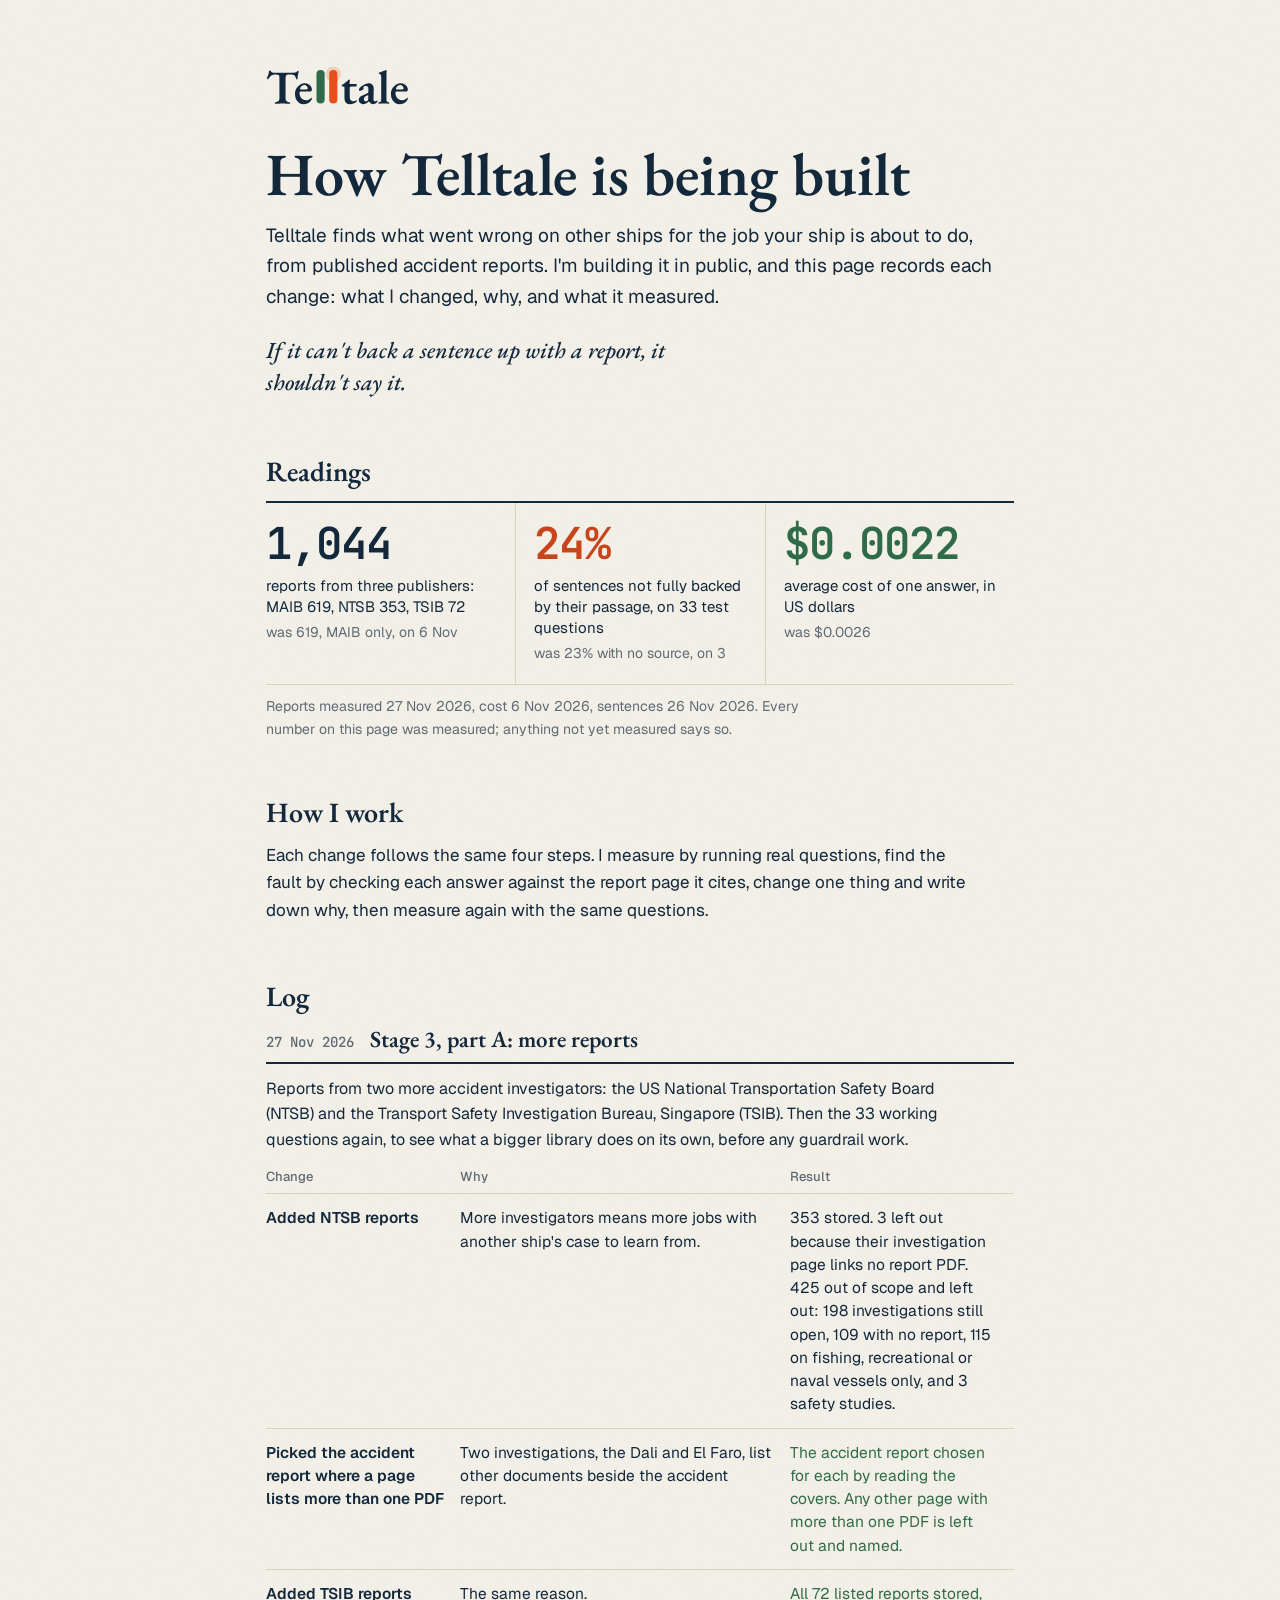
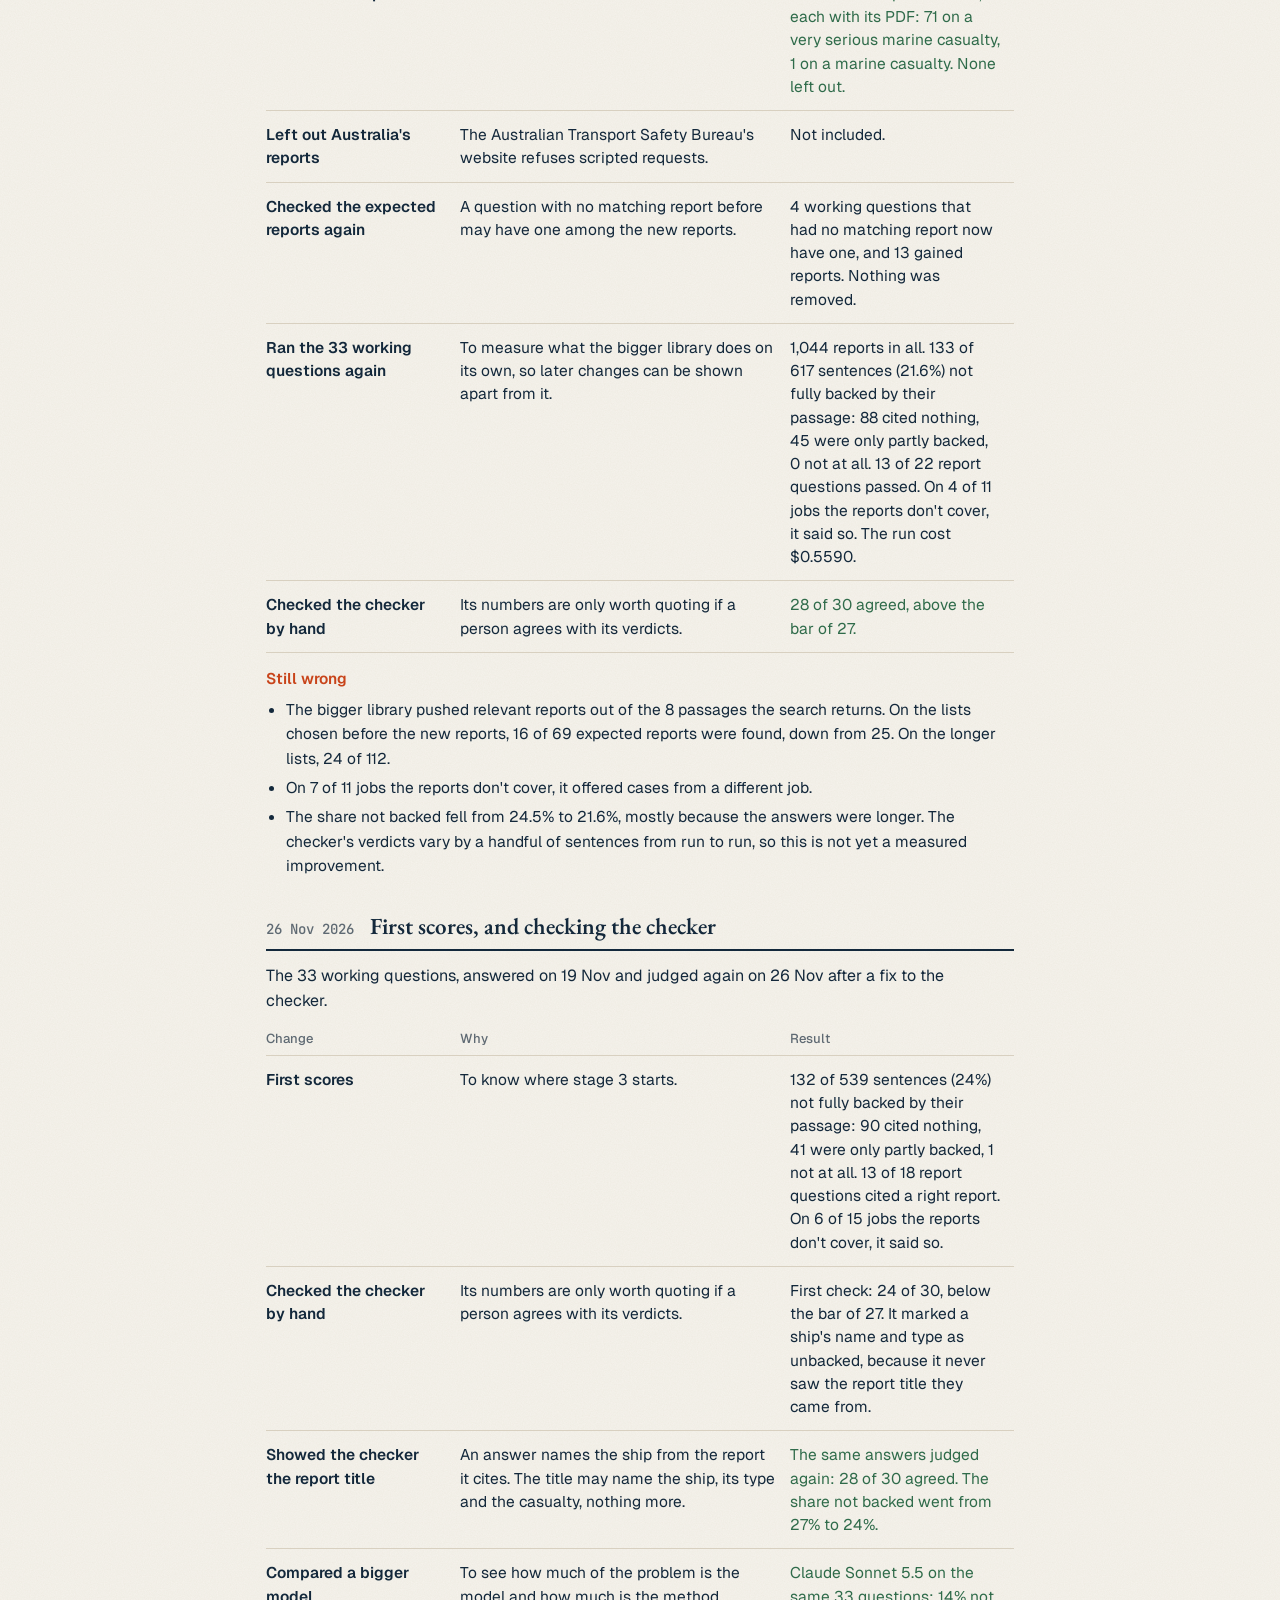
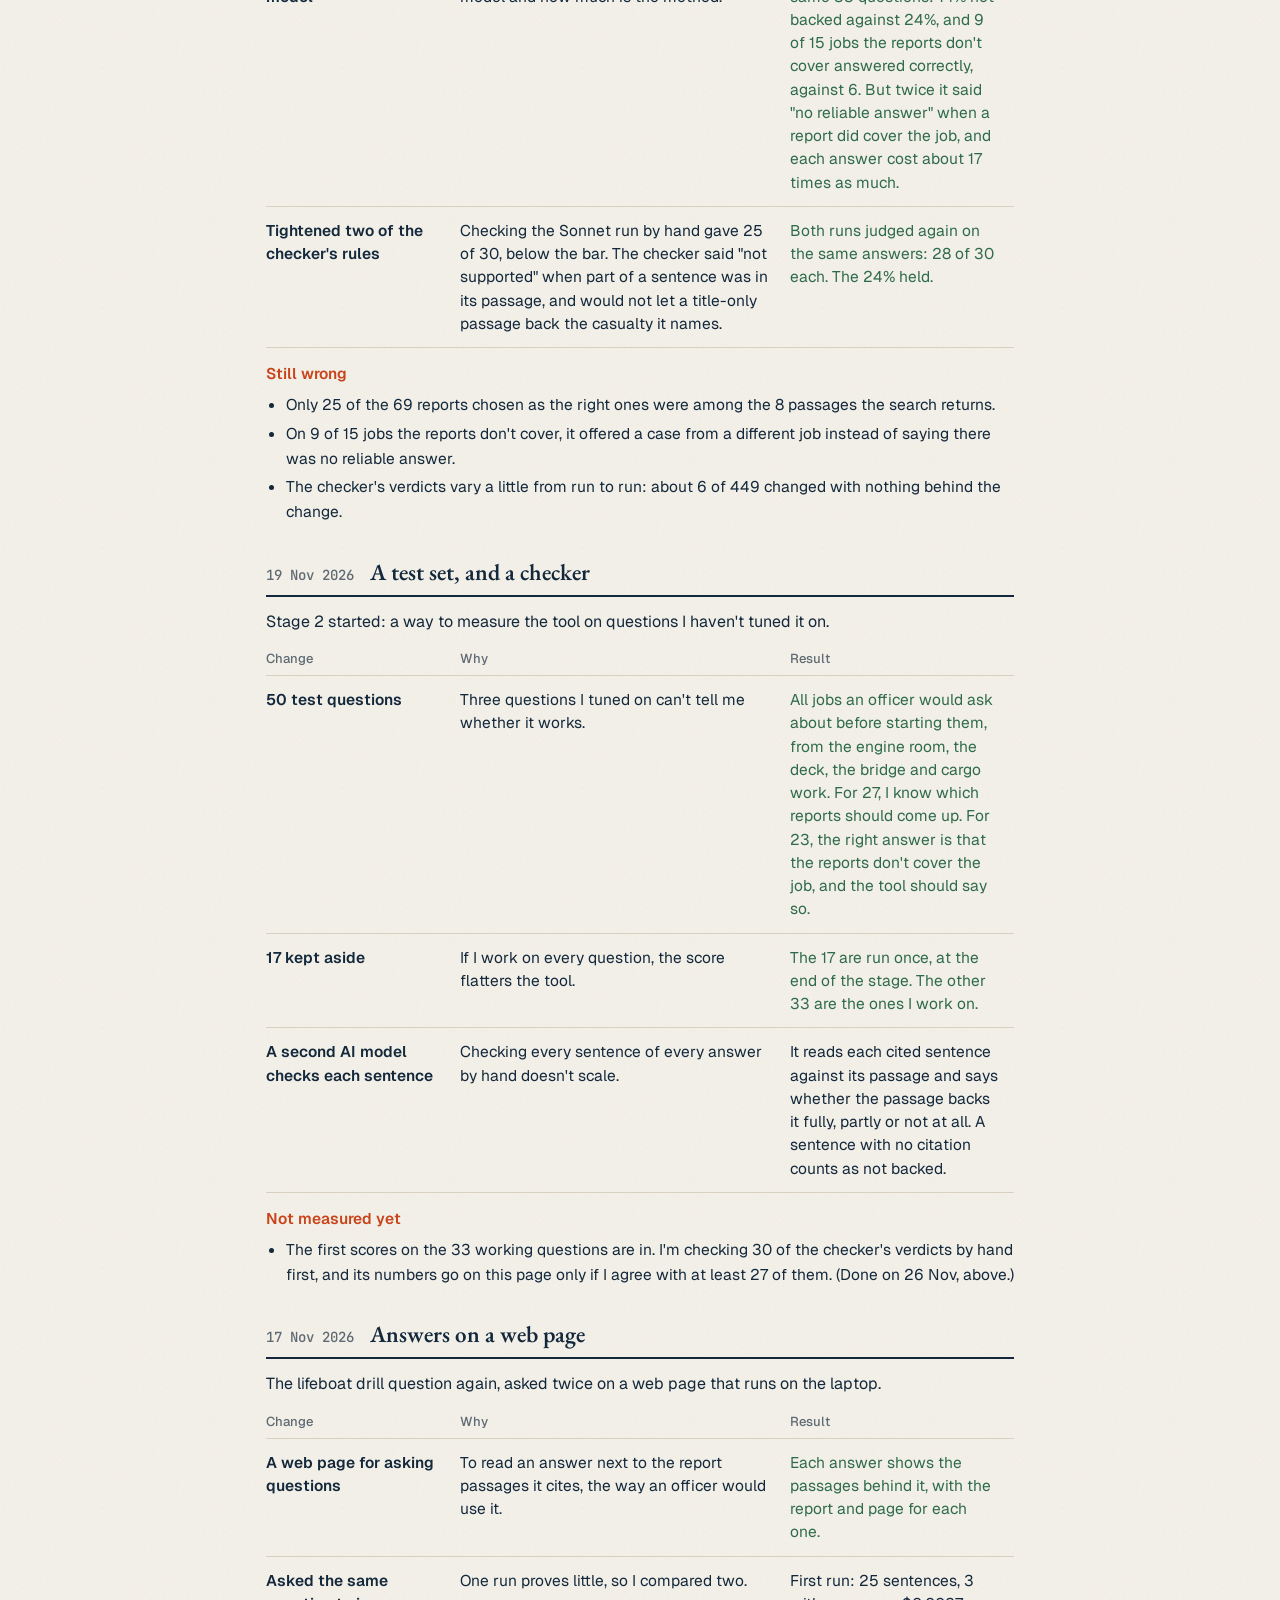
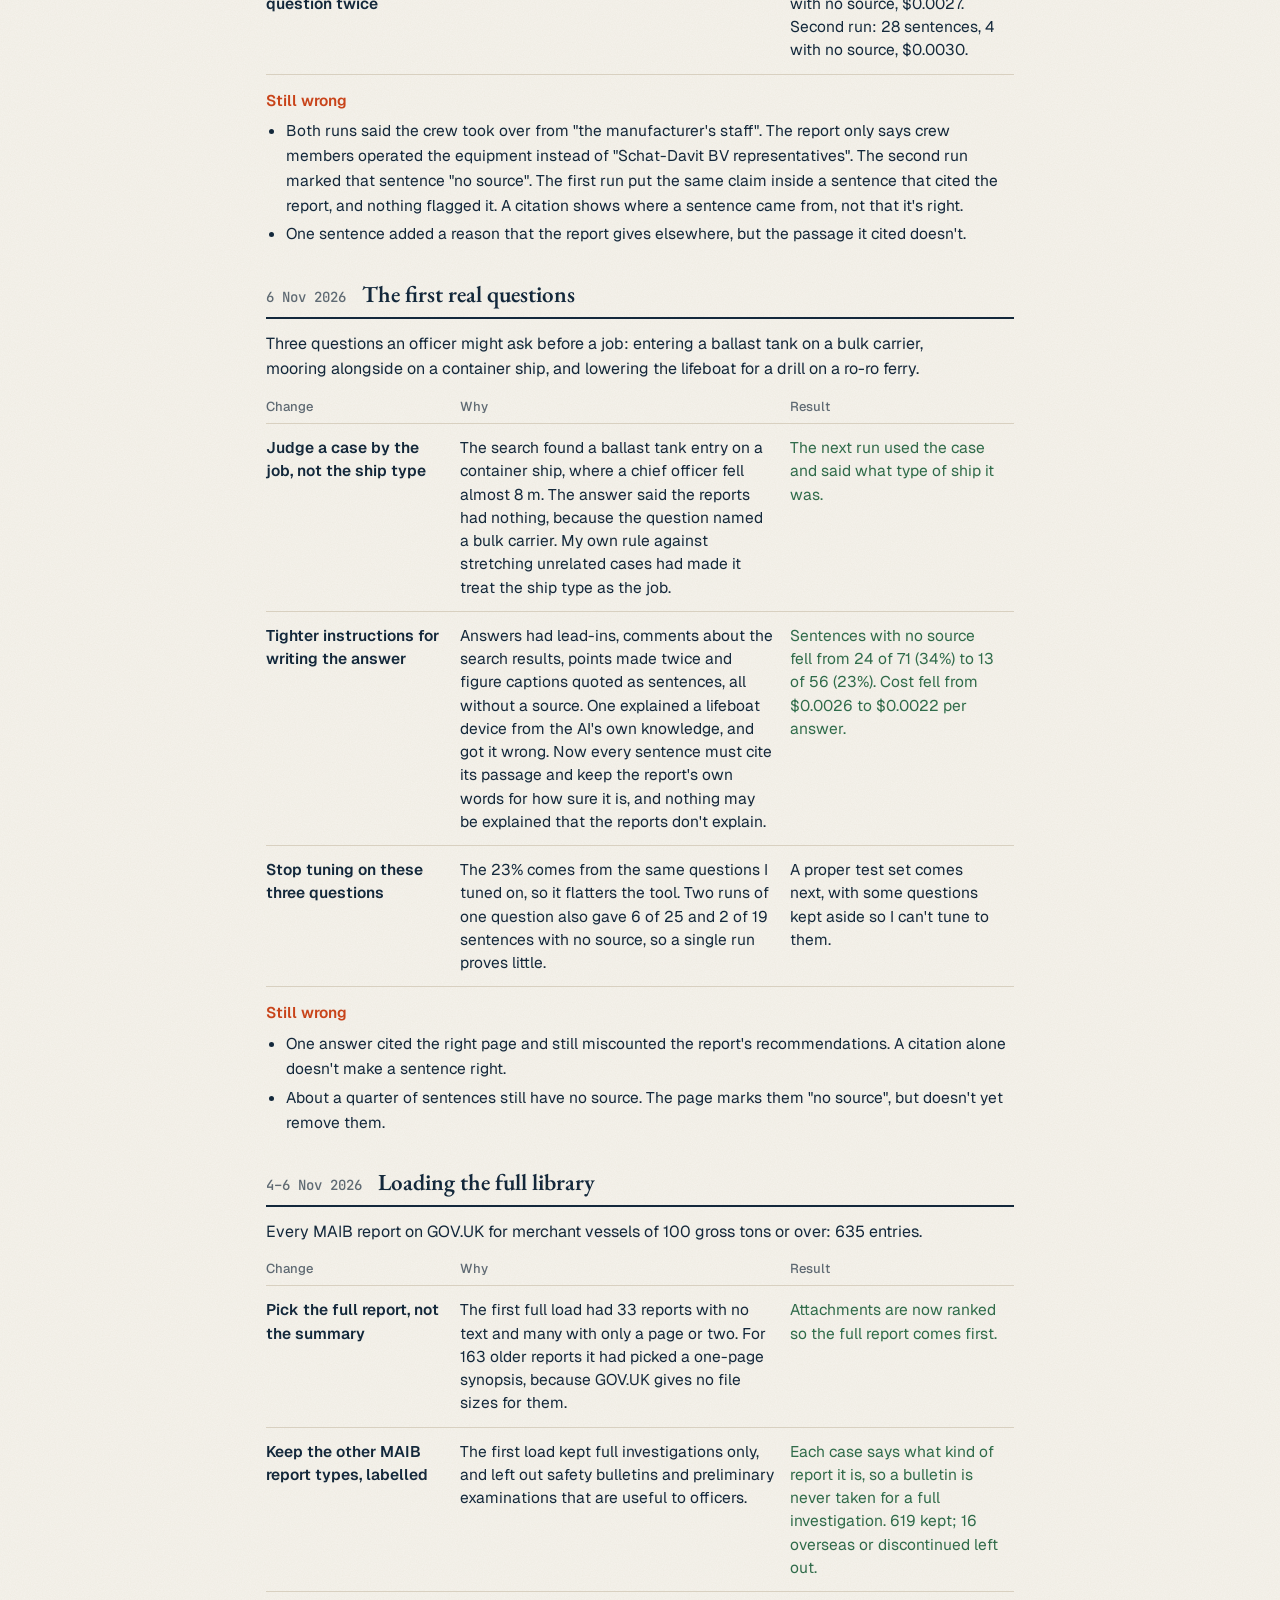
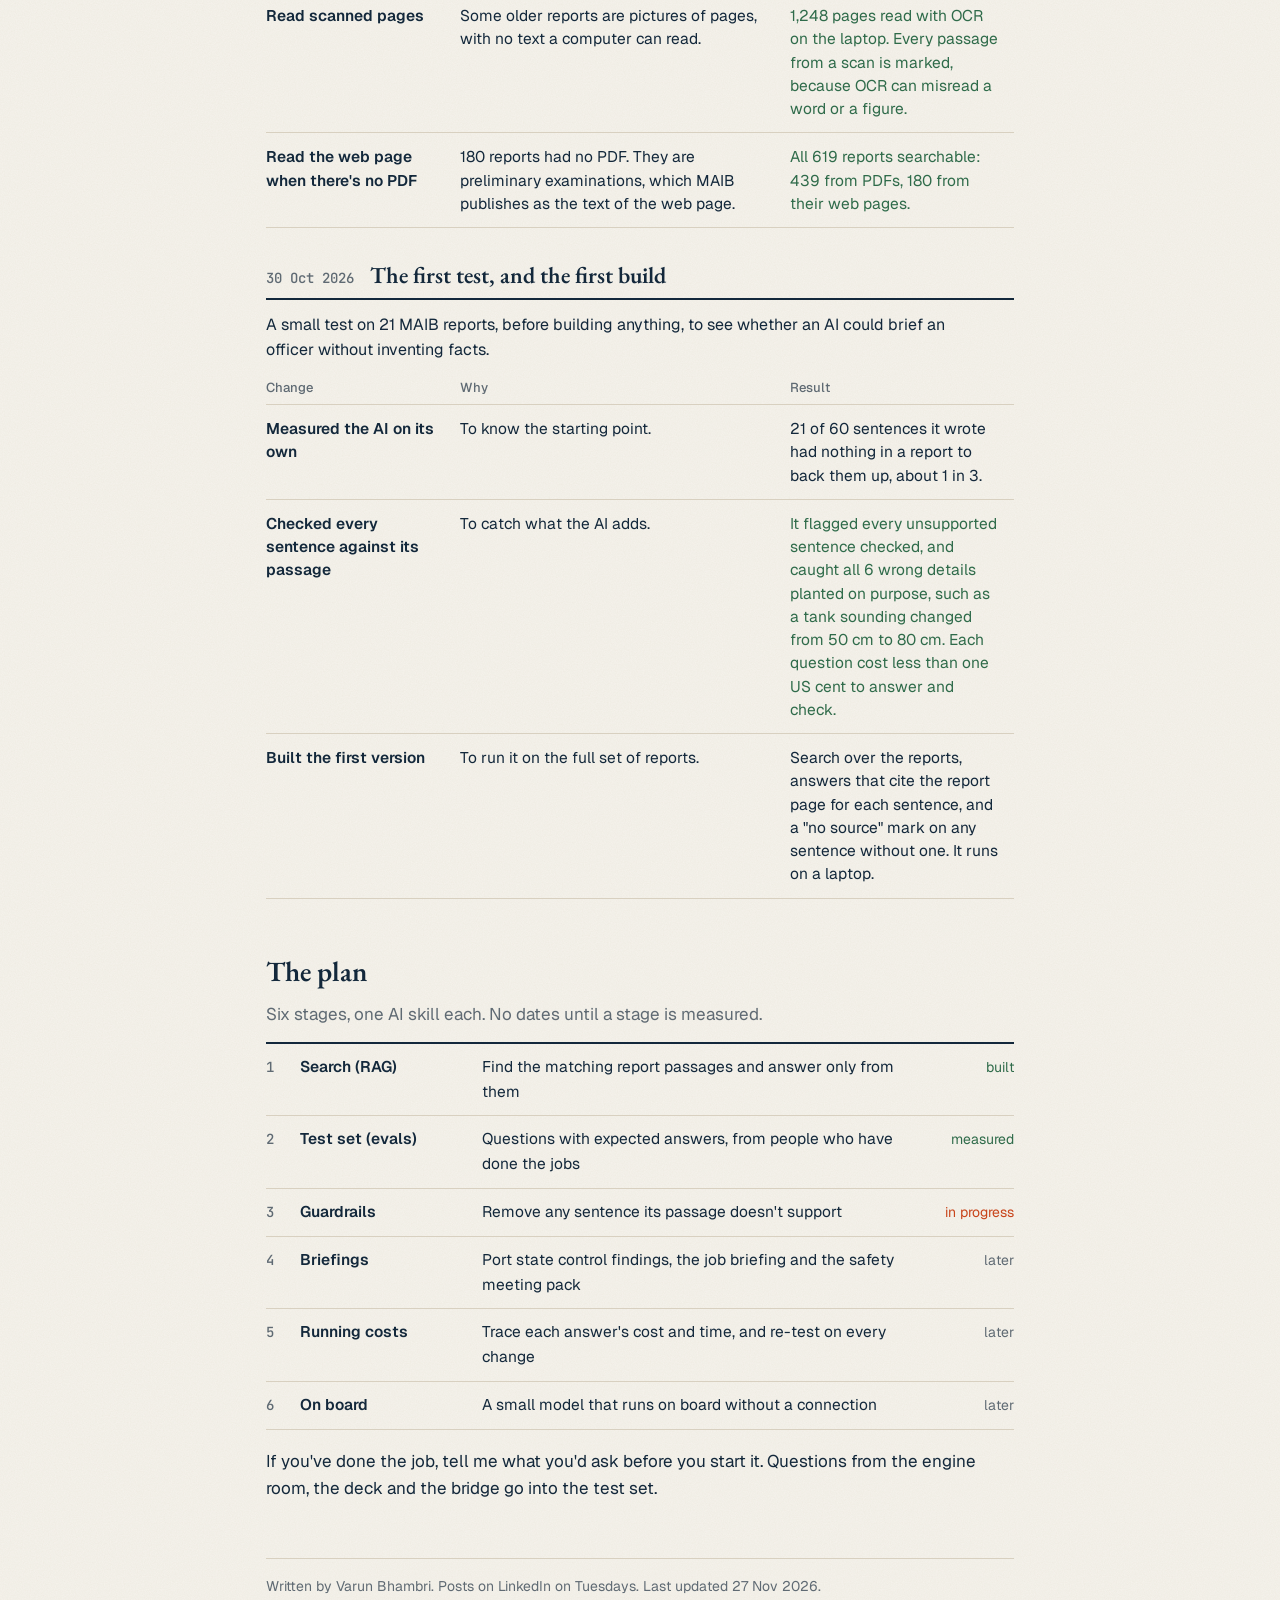
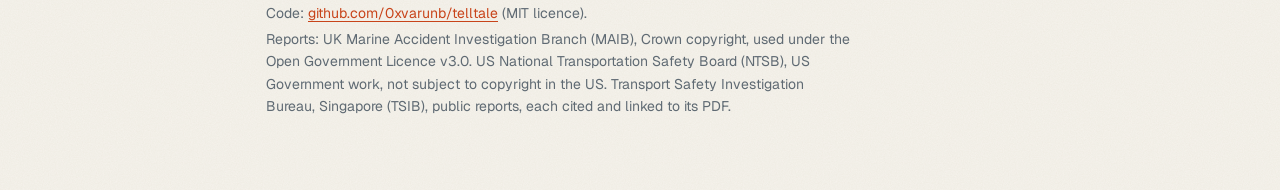
<file: site/index.html>
<!doctype html>
<html lang="en-GB">
<head>
<meta charset="utf-8">
<meta name="viewport" content="width=device-width, initial-scale=1">
<meta name="description" content="Every change made to Telltale, why it was made, and what it measured.">
<link rel="icon" href="/favicon.svg" type="image/svg+xml">
<title>Telltale Build Log</title>
<link rel="stylesheet" href="https://fonts.googleapis.com/css2?family=EB+Garamond:ital,wght@0,500;0,600;1,500&family=Geist:wght@400;500;600&family=JetBrains+Mono:wght@500&display=swap">
<style>
/* Layout: a printed log book on paper. One reading column; the log itself is a ruled table of dated rows (change, why, result), like a ship's deck log. Single light look by design. */
:root{
  --paper:#f6f3ec; --ink:#13283b; --muted:#5f6a73; --rule:#d8d0c0; --rule-strong:#13283b;
  --orange:#c8441a; --green:#2f6b4a;
  --display:'EB Garamond',Georgia,'Times New Roman',serif;
  --body:'Geist',system-ui,-apple-system,'Segoe UI',sans-serif;
  --mono:'JetBrains Mono',ui-monospace,'SFMono-Regular',Menlo,monospace;
  color-scheme:light;
}
*{box-sizing:border-box}
body{
  margin:0;color:var(--ink);font:400 17px/1.6 var(--body);
  background-color:var(--paper);
  background-image:url("data:image/svg+xml,%3Csvg xmlns='http://www.w3.org/2000/svg' width='240' height='240'%3E%3Cfilter id='n'%3E%3CfeTurbulence type='fractalNoise' baseFrequency='.85' numOctaves='3' stitchTiles='stitch'/%3E%3CfeColorMatrix values='0 0 0 0 0.35 0 0 0 0 0.30 0 0 0 0 0.22 0 0 0 0.09 0'/%3E%3C/filter%3E%3Crect width='240' height='240' filter='url(%23n)'/%3E%3C/svg%3E");
}
.wrap{max-width:780px;margin:0 auto;padding-block:56px 72px;padding-left:max(16px,env(safe-area-inset-left,0px));padding-right:max(16px,env(safe-area-inset-right,0px));display:flex;flex-direction:column;gap:56px}
a{color:var(--orange);text-underline-offset:3px}
a:focus-visible{outline:2px solid var(--orange);outline-offset:3px}
.logo{width:160px;height:auto;display:block;color:var(--ink);margin-left:-8px}
h1{font:600 clamp(40px,7vw,60px)/1.04 var(--display);margin:28px 0 0;text-wrap:balance}
h2{font:600 28px/1.15 var(--display);margin:0 0 14px;text-wrap:balance}
p{margin:0;max-width:65ch}
.lead{font-size:19px;margin-top:16px}
.rule{font:italic 500 23px/1.4 var(--display);margin-top:22px;max-width:40ch}
.muted{color:var(--muted)}
/* Readings: set as type in a ruled row */
.readings{display:grid;grid-template-columns:repeat(3,minmax(0,1fr));border-top:2px solid var(--rule-strong);border-bottom:1px solid var(--rule)}
.reading{padding:18px 18px 20px 0}
.reading+.reading{border-left:1px solid var(--rule);padding-left:18px}
.num{font:600 clamp(32px,6vw,44px)/1 var(--mono);letter-spacing:-.02em;font-variant-numeric:tabular-nums}
.num.o{color:var(--orange)}.num.g{color:var(--green)}
.what{font-size:15px;line-height:1.4;margin-top:10px}
.was{font-size:14px;color:var(--muted);margin-top:4px}
.caption{font-size:14px;color:var(--muted);margin-top:10px}
@media (max-width:560px){.readings{grid-template-columns:1fr}.reading+.reading{border-left:0;border-top:1px solid var(--rule);padding-left:0}}
/* The log */
.day{margin-top:34px}
.day:first-of-type{margin-top:6px}
.dayhead{display:flex;align-items:baseline;gap:16px;flex-wrap:wrap;border-bottom:2px solid var(--rule-strong);padding-bottom:8px}
.dayhead time{font:500 14px var(--mono);color:var(--muted);font-variant-numeric:tabular-nums;white-space:nowrap}
.dayhead h3{font:600 23px/1.2 var(--display);margin:0}
.intro{margin:12px 0 4px;font-size:16px}
table{width:100%;border-collapse:collapse;table-layout:fixed;margin-top:8px;font-size:15.5px;line-height:1.5}
thead th:nth-child(1){width:26%}thead th:nth-child(2){width:44%}thead th:nth-child(3){width:30%}
thead th{font:500 13px var(--body);color:var(--muted);text-align:left;padding:8px 14px 8px 0;border-bottom:1px solid var(--rule)}
tbody td{vertical-align:top;padding:12px 14px 12px 0;border-bottom:1px solid var(--rule)}
tbody td:first-child{font-weight:600}
td.res{color:var(--green)}
@media (max-width:640px){
  thead{position:absolute;width:1px;height:1px;overflow:hidden;clip:rect(0 0 0 0)}
  table,tbody,tr,td{display:block;width:100%}
  tbody tr{border-bottom:1px solid var(--rule);padding:10px 0}
  tbody td{border:0;padding:3px 0}
  tbody td:first-child{width:100%}
  tbody td[data-l]::before{content:attr(data-l) ": ";color:var(--muted);font-weight:500}
}
.wrong{margin-top:14px;font-size:15.5px}
.wrong b{color:var(--orange);font-weight:600}
.wrong ul{margin:6px 0 0;padding-left:20px}
.wrong li+li{margin-top:4px}
/* The plan */
ol.plan{margin:0;padding:0;list-style:none;border-top:2px solid var(--rule-strong)}
ol.plan li{display:grid;grid-template-columns:2ch 10.5rem minmax(0,1fr) 4.5rem;gap:14px;align-items:baseline;padding:11px 0;border-bottom:1px solid var(--rule);font-size:15.5px}
.plan .n{font:500 14px var(--mono);color:var(--muted)}
.plan .k{font-weight:600}
.plan .s{font-size:14px;color:var(--muted);text-align:right}
.plan .s.done{color:var(--green)}.plan .s.now{color:var(--orange)}
@media (max-width:600px){ol.plan li{grid-template-columns:2ch minmax(0,1fr) 4.5rem}.plan .d{grid-column:2/4;grid-row:2;color:var(--muted)}}
footer{border-top:1px solid var(--rule);padding-top:16px;color:var(--muted);font-size:14px;display:flex;flex-direction:column;gap:4px}
</style>
</head>
<body>
<div class="wrap">
<header>
<svg class="logo" xmlns="http://www.w3.org/2000/svg" viewBox="-21.2 21.9 431.0 158.1" role="img" aria-label="Telltale">
<title>Telltale</title>
<path d="M26.752 150.512Q25.472 150.512 24.512 150.06400000000002Q23.552 149.616 23.552 148.848Q23.552 147.824 24.448 147.18400000000003Q25.344 146.544 27.008 146.288Q31.872 145.264 34.176 143.40800000000002Q36.480000000000004 141.552 36.480000000000004 137.328V85.488Q36.480000000000004 80.24 36.224000000000004 77.55199999999999Q35.968 74.864 35.52 73.904Q35.072 72.944 34.176 72.816Q32.896 72.304 30.976 72.176Q29.056 72.048 27.264 72.048H23.296Q19.584 72.048 16.128 73.77600000000001Q12.672 75.504 10.752 78.448Q10.24 79.216 9.152000000000001 80.624Q8.064 82.032 6.848 83.184Q5.632 84.336 4.352 84.336Q3.456 84.336 3.136 83.696Q2.816 83.056 2.816 82.288Q2.816 80.752 3.584 79.216Q5.76 74.864 6.848 71.6Q7.936 68.336 8.32 63.855999999999995Q8.576 61.93599999999999 9.408000000000001 61.35999999999999Q10.24 60.78399999999999 11.136000000000001 60.78399999999999Q11.904 60.78399999999999 12.992 62.38399999999999Q14.08 63.983999999999995 14.976 65.008Q16.128 66.16 19.072000000000003 66.73599999999999Q22.016000000000002 67.312 24.064 67.312L71.296 67.184Q74.88 67.184 77.312 66.608Q79.744 66.032 81.152 65.392Q83.072 64.24 84.224 63.023999999999994Q85.376 61.80799999999999 86.912 61.80799999999999Q87.552 61.80799999999999 87.87200000000001 62.51199999999999Q88.19200000000001 63.215999999999994 88.19200000000001 64.24Q88.19200000000001 64.88 88.06400000000001 65.71199999999999Q87.936 66.544 87.808 67.184Q87.296 69.616 86.784 71.47200000000001Q86.272 73.328 85.952 74.928Q85.632 76.52799999999999 85.632 78.576V80.752Q85.632 82.544 85.12 83.824Q84.608 85.104 83.456 85.104Q82.432 85.104 81.72800000000001 83.888Q81.024 82.672 80.256 80.112Q79.104 76.016 76.416 74.03200000000001Q73.72800000000001 72.048 67.968 72.048H59.264Q56.832 72.048 55.488 72.944Q54.144 73.84 53.568 76.848Q52.992000000000004 79.856 52.992000000000004 86.128V137.2Q52.992000000000004 141.296 55.29600000000001 143.152Q57.6 145.008 62.592 146.288Q64.128 146.672 65.024 147.184Q65.92 147.696 65.92 148.72Q65.92 149.616 65.088 150.0Q64.256 150.384 62.976 150.384Q59.904 150.384 56.832 150.25599999999997Q53.76 150.128 50.751999999999995 150.0Q47.744 149.872 44.928000000000004 149.872Q42.112 149.872 39.104 150.0Q36.096000000000004 150.128 32.96 150.32Q29.824 150.512 26.752 150.512ZM102.27199999999999 151.792Q95.232 151.792 89.856 148.208Q84.47999999999999 144.624 81.40799999999999 138.288Q78.336 131.952 78.336 123.888Q78.336 116.08 81.984 109.616Q85.63199999999999 103.152 91.77599999999998 99.31200000000001Q97.91999999999999 95.47200000000001 105.216 95.47200000000001Q110.592 95.47200000000001 114.816 97.712Q119.03999999999999 99.952 121.536 103.856Q124.032 107.75999999999999 124.032 112.624Q124.032 117.232 120.064 117.232H94.08Q92.288 117.232 91.45599999999999 118.19200000000001Q90.624 119.152 90.624 121.712Q90.624 127.088 92.99199999999999 131.44Q95.36 135.792 99.328 138.352Q103.29599999999999 140.912 108.416 140.912Q112.12799999999999 140.912 115.264 139.44Q118.4 137.968 121.216 135.408Q121.728 135.024 122.112 134.704Q122.496 134.38400000000001 122.88 134.38400000000001Q124.16 134.38400000000001 124.16 135.92Q124.16 137.712 122.624 140.272Q121.088 143.216 118.208 145.904Q115.328 148.592 111.232 150.192Q107.136 151.792 102.27199999999999 151.792ZM94.08 112.24000000000001H103.16799999999999Q106.496 112.24000000000001 108.16 112.11200000000001Q109.824 111.98400000000001 111.36 111.6Q112.0 111.47200000000001 112.256 110.512Q112.512 109.55199999999999 112.512 108.27199999999999Q112.512 104.816 109.888 102.44800000000001Q107.264 100.08 103.42399999999999 100.08Q100.73599999999999 100.08 98.17599999999999 101.68Q95.616 103.28 93.952 105.712Q92.288 108.144 92.416 110.70400000000001Q92.416 112.24000000000001 94.08 112.24000000000001Z" fill="currentColor"/>
<path d="M227.328 151.792Q219.648 151.792 215.68 147.696Q211.712 143.6 211.712 135.792V106.22399999999999Q211.712 105.19999999999999 210.88 104.68799999999999Q210.048 104.176 207.61599999999999 104.048H206.208Q205.44 104.048 204.928 102.832Q204.416 101.616 204.416 100.464Q204.416 100.208 204.608 99.75999999999999Q204.79999999999998 99.312 205.184 99.184Q208.128 97.904 211.2 95.664Q214.272 93.424 216.95999999999998 91.056Q219.648 88.68799999999999 221.44 87.024Q222.33599999999998 86.384 222.91199999999998 85.872Q223.488 85.36 224.256 85.36Q225.28 85.36 225.856 85.80799999999999Q226.432 86.256 226.176 87.536L225.408 94.576Q225.28 96.112 226.112 96.624Q226.944 97.136 228.48 97.136H243.584Q243.968 97.136 244.35199999999998 98.032Q244.736 98.928 244.736 99.824Q244.736 101.488 244.288 102.896Q243.84 104.304 243.2 104.304H231.04Q228.096 104.304 227.00799999999998 104.944Q225.92 105.584 225.92 107.632V132.208Q225.92 137.84 228.096 140.72Q230.272 143.6 234.24 143.6Q237.82399999999998 143.6 239.68 142.95999999999998Q241.536 142.32 243.072 141.424Q243.456 141.168 243.712 141.168Q244.352 141.168 244.672 141.936Q244.992 142.704 244.992 143.6Q244.992 144.24 242.49599999999998 146.288Q240.0 148.336 235.968 150.06400000000002Q231.93599999999998 151.792 227.328 151.792ZM262.01599999999996 151.792Q258.944 151.792 256.192 150.128Q253.44 148.464 251.776 145.776Q250.112 143.088 250.112 140.272Q250.112 135.92 252.672 133.168Q255.232 130.416 260.352 128.24L272.256 123.12Q274.816 122.096 275.392 121.2Q275.968 120.304 275.968 117.872L276.224 110.32Q276.352 106.73599999999999 274.75199999999995 104.56Q273.152 102.384 269.952 102.384Q268.288 102.384 266.496 103.024Q264.704 103.664 263.68 104.688Q263.168 105.19999999999999 262.976 106.032Q262.784 106.864 262.784 107.632Q262.784 108.27199999999999 262.84799999999996 109.232Q262.912 110.19200000000001 262.912 110.96000000000001Q262.912 111.72800000000001 260.99199999999996 112.88Q259.072 114.032 256.64 114.928Q254.208 115.824 252.54399999999998 115.824Q251.648 115.824 251.136 115.184Q250.624 114.544 250.624 113.648Q250.624 111.6 251.968 109.488Q253.31199999999998 107.376 256.256 104.944Q259.456 102.256 263.296 100.144Q267.13599999999997 98.032 270.784 96.75200000000001Q274.432 95.47200000000001 277.12 95.47200000000001Q283.264 95.47200000000001 286.976 99.504Q290.688 103.536 290.56 110.064L289.92 137.456Q289.792 140.272 291.008 142.192Q292.224 144.112 294.01599999999996 144.112Q296.704 144.112 298.368 142.576Q298.88 142.064 299.264 142.064Q299.904 142.064 300.352 142.512Q300.8 142.96 300.8 143.6Q300.8 145.008 298.752 147.056Q296.448 149.36 293.82399999999996 150.57600000000002Q291.2 151.792 288.64 151.792Q281.856 151.792 277.632 144.752H277.248Q273.024 148.464 269.504 150.128Q265.984 151.792 262.01599999999996 151.792ZM269.056 144.112Q270.848 144.112 272.12800000000004 143.536Q273.408 142.96 274.304 141.936Q274.816 141.296 275.13599999999997 140.39999999999998Q275.456 139.504 275.584 137.84L275.84 129.648Q275.968 128.368 275.584 127.92Q275.2 127.47200000000001 274.688 127.47200000000001Q274.432 127.47200000000001 273.92 127.536Q273.408 127.6 272.768 127.984Q268.032 129.904 265.984 132.07999999999998Q263.936 134.256 263.936 137.712Q263.936 141.168 265.6 142.64Q267.264 144.112 269.056 144.112ZM305.152 150.384Q304.128 150.384 303.36 150.0Q302.592 149.616 302.592 148.848Q302.592 147.824 303.424 147.312Q304.256 146.8 305.536 146.288Q307.456 145.648 309.05600000000004 144.88Q310.656 144.112 310.656 141.424V78.96Q310.656 75.376 309.568 72.88Q308.48 70.384 305.28 69.744Q304.0 69.488 304.0 67.824Q304.0 66.288 305.152 66.032Q308.352 65.392 311.744 64.24Q315.136 63.087999999999994 318.144 61.93599999999999Q321.152 60.78399999999999 323.2 60.14399999999999Q324.096 59.760000000000005 324.48 59.760000000000005Q325.12 59.760000000000005 325.376 60.208Q325.632 60.65599999999999 325.632 61.03999999999999Q325.632 62.06399999999999 325.248 64.94399999999999Q324.864 67.824 324.864 72.688V141.296Q324.864 143.984 326.4 144.752Q327.936 145.52 329.856 146.16Q331.13599999999997 146.672 331.96799999999996 147.184Q332.8 147.696 332.8 148.72Q332.8 149.488 332.03200000000004 149.872Q331.264 150.256 330.24 150.256Q327.808 150.256 325.76 150.06400000000002Q323.712 149.872 321.72799999999995 149.808Q319.74399999999997 149.744 317.44 149.744Q315.264 149.744 313.408 149.872Q311.552 150.0 309.632 150.192Q307.712 150.384 305.152 150.384ZM360.704 151.792Q353.664 151.792 348.288 148.208Q342.912 144.624 339.84 138.288Q336.768 131.952 336.768 123.888Q336.768 116.08 340.41599999999994 109.616Q344.06399999999996 103.152 350.20799999999997 99.31200000000001Q356.352 95.47200000000001 363.64799999999997 95.47200000000001Q369.024 95.47200000000001 373.248 97.712Q377.472 99.952 379.96799999999996 103.856Q382.464 107.75999999999999 382.464 112.624Q382.464 117.232 378.496 117.232H352.512Q350.71999999999997 117.232 349.888 118.19200000000001Q349.056 119.152 349.056 121.712Q349.056 127.088 351.424 131.44Q353.792 135.792 357.76 138.352Q361.728 140.912 366.84799999999996 140.912Q370.56 140.912 373.696 139.44Q376.832 137.968 379.64799999999997 135.408Q380.15999999999997 135.024 380.544 134.704Q380.928 134.38400000000001 381.312 134.38400000000001Q382.592 134.38400000000001 382.592 135.92Q382.592 137.712 381.056 140.272Q379.52 143.216 376.64 145.904Q373.76 148.592 369.664 150.192Q365.568 151.792 360.704 151.792ZM352.512 112.24000000000001H361.59999999999997Q364.928 112.24000000000001 366.592 112.11200000000001Q368.256 111.98400000000001 369.792 111.6Q370.432 111.47200000000001 370.688 110.512Q370.94399999999996 109.55199999999999 370.94399999999996 108.27199999999999Q370.94399999999996 104.816 368.31999999999994 102.44800000000001Q365.69599999999997 100.08 361.856 100.08Q359.168 100.08 356.608 101.68Q354.048 103.28 352.384 105.712Q350.71999999999997 108.144 350.84799999999996 110.70400000000001Q350.84799999999996 112.24000000000001 352.512 112.24000000000001Z" fill="currentColor"/>
<circle cx="181.63" cy="70.77" r="20.92" fill="#e8501a" opacity="0.2"/>
<rect x="136.32" y="59.76" width="22.02" height="90.24" rx="11.01" fill="#2f6b4a"/>
<rect x="170.62" y="59.76" width="22.02" height="90.24" rx="11.01" fill="#e8501a"/>
</svg>
<h1>How Telltale is being built</h1>
<p class="lead">Telltale finds what went wrong on other ships for the job your ship is about to do, from published accident reports. I'm building it in public, and this page records each change: what I changed, why, and what it measured.</p>
<p class="rule">If it can't back a sentence up with a report, it shouldn't say it.</p>
</header>

<section aria-labelledby="readings-h">
<h2 id="readings-h">Readings</h2>
<div class="readings">
<div class="reading"><div class="num">1,044</div><div class="what">reports from three publishers: MAIB 619, NTSB 353, TSIB 72</div><div class="was">was 619, MAIB only, on 6 Nov</div></div>
<div class="reading"><div class="num o">24%</div><div class="what">of sentences not fully backed by their passage, on 33 test questions</div><div class="was">was 23% with no source, on 3</div></div>
<div class="reading"><div class="num g">$0.0022</div><div class="what">average cost of one answer, in US dollars</div><div class="was">was $0.0026</div></div>
</div>
<p class="caption">Reports measured 27 Nov 2026, cost 6 Nov 2026, sentences 26 Nov 2026. Every number on this page was measured; anything not yet measured says so.</p>
</section>

<section aria-labelledby="work-h">
<h2 id="work-h">How I work</h2>
<p>Each change follows the same four steps. I measure by running real questions, find the fault by checking each answer against the report page it cites, change one thing and write down why, then measure again with the same questions.</p>
</section>

<section aria-labelledby="log-h">
<h2 id="log-h">Log</h2>

<div class="day">
<div class="dayhead"><time datetime="2026-11-27">27 Nov 2026</time><h3>Stage 3, part A: more reports</h3></div>
<p class="intro">Reports from two more accident investigators: the US National Transportation Safety Board (NTSB) and the Transport Safety Investigation Bureau, Singapore (TSIB). Then the 33 working questions again, to see what a bigger library does on its own, before any guardrail work.</p>
<table>
<thead><tr><th scope="col">Change</th><th scope="col">Why</th><th scope="col">Result</th></tr></thead>
<tbody>
<tr><td>Added NTSB reports</td><td data-l="Why">More investigators means more jobs with another ship's case to learn from.</td><td data-l="Result">353 stored. 3 left out because their investigation page links no report PDF. 425 out of scope and left out: 198 investigations still open, 109 with no report, 115 on fishing, recreational or naval vessels only, and 3 safety studies.</td></tr>
<tr><td>Picked the accident report where a page lists more than one PDF</td><td data-l="Why">Two investigations, the Dali and El Faro, list other documents beside the accident report.</td><td class="res" data-l="Result">The accident report chosen for each by reading the covers. Any other page with more than one PDF is left out and named.</td></tr>
<tr><td>Added TSIB reports</td><td data-l="Why">The same reason.</td><td class="res" data-l="Result">All 72 listed reports stored, each with its PDF: 71 on a very serious marine casualty, 1 on a marine casualty. None left out.</td></tr>
<tr><td>Left out Australia's reports</td><td data-l="Why">The Australian Transport Safety Bureau's website refuses scripted requests.</td><td data-l="Result">Not included.</td></tr>
<tr><td>Checked the expected reports again</td><td data-l="Why">A question with no matching report before may have one among the new reports.</td><td data-l="Result">4 working questions that had no matching report now have one, and 13 gained reports. Nothing was removed.</td></tr>
<tr><td>Ran the 33 working questions again</td><td data-l="Why">To measure what the bigger library does on its own, so later changes can be shown apart from it.</td><td data-l="Result">1,044 reports in all. 133 of 617 sentences (21.6%) not fully backed by their passage: 88 cited nothing, 45 were only partly backed, 0 not at all. 13 of 22 report questions passed. On 4 of 11 jobs the reports don't cover, it said so. The run cost $0.5590.</td></tr>
<tr><td>Checked the checker by hand</td><td data-l="Why">Its numbers are only worth quoting if a person agrees with its verdicts.</td><td class="res" data-l="Result">28 of 30 agreed, above the bar of 27.</td></tr>
</tbody>
</table>
<div class="wrong"><b>Still wrong</b><ul>
<li>The bigger library pushed relevant reports out of the 8 passages the search returns. On the lists chosen before the new reports, 16 of 69 expected reports were found, down from 25. On the longer lists, 24 of 112.</li>
<li>On 7 of 11 jobs the reports don't cover, it offered cases from a different job.</li>
<li>The share not backed fell from 24.5% to 21.6%, mostly because the answers were longer. The checker's verdicts vary by a handful of sentences from run to run, so this is not yet a measured improvement.</li>
</ul></div>
</div>

<div class="day">
<div class="dayhead"><time datetime="2026-11-26">26 Nov 2026</time><h3>First scores, and checking the checker</h3></div>
<p class="intro">The 33 working questions, answered on 19 Nov and judged again on 26 Nov after a fix to the checker.</p>
<table>
<thead><tr><th scope="col">Change</th><th scope="col">Why</th><th scope="col">Result</th></tr></thead>
<tbody>
<tr><td>First scores</td><td data-l="Why">To know where stage 3 starts.</td><td data-l="Result">132 of 539 sentences (24%) not fully backed by their passage: 90 cited nothing, 41 were only partly backed, 1 not at all. 13 of 18 report questions cited a right report. On 6 of 15 jobs the reports don't cover, it said so.</td></tr>
<tr><td>Checked the checker by hand</td><td data-l="Why">Its numbers are only worth quoting if a person agrees with its verdicts.</td><td data-l="Result">First check: 24 of 30, below the bar of 27. It marked a ship's name and type as unbacked, because it never saw the report title they came from.</td></tr>
<tr><td>Showed the checker the report title</td><td data-l="Why">An answer names the ship from the report it cites. The title may name the ship, its type and the casualty, nothing more.</td><td class="res" data-l="Result">The same answers judged again: 28 of 30 agreed. The share not backed went from 27% to 24%.</td></tr>
<tr><td>Compared a bigger model</td><td data-l="Why">To see how much of the problem is the model and how much is the method.</td><td class="res" data-l="Result">Claude Sonnet 5.5 on the same 33 questions: 14% not backed against 24%, and 9 of 15 jobs the reports don't cover answered correctly, against 6. But twice it said "no reliable answer" when a report did cover the job, and each answer cost about 17 times as much.</td></tr>
<tr><td>Tightened two of the checker's rules</td><td data-l="Why">Checking the Sonnet run by hand gave 25 of 30, below the bar. The checker said "not supported" when part of a sentence was in its passage, and would not let a title-only passage back the casualty it names.</td><td class="res" data-l="Result">Both runs judged again on the same answers: 28 of 30 each. The 24% held.</td></tr>
</tbody>
</table>
<div class="wrong"><b>Still wrong</b><ul>
<li>Only 25 of the 69 reports chosen as the right ones were among the 8 passages the search returns.</li>
<li>On 9 of 15 jobs the reports don't cover, it offered a case from a different job instead of saying there was no reliable answer.</li>
<li>The checker's verdicts vary a little from run to run: about 6 of 449 changed with nothing behind the change.</li>
</ul></div>
</div>

<div class="day">
<div class="dayhead"><time datetime="2026-11-19">19 Nov 2026</time><h3>A test set, and a checker</h3></div>
<p class="intro">Stage 2 started: a way to measure the tool on questions I haven't tuned it on.</p>
<table>
<thead><tr><th scope="col">Change</th><th scope="col">Why</th><th scope="col">Result</th></tr></thead>
<tbody>
<tr><td>50 test questions</td><td data-l="Why">Three questions I tuned on can't tell me whether it works.</td><td class="res" data-l="Result">All jobs an officer would ask about before starting them, from the engine room, the deck, the bridge and cargo work. For 27, I know which reports should come up. For 23, the right answer is that the reports don't cover the job, and the tool should say so.</td></tr>
<tr><td>17 kept aside</td><td data-l="Why">If I work on every question, the score flatters the tool.</td><td class="res" data-l="Result">The 17 are run once, at the end of the stage. The other 33 are the ones I work on.</td></tr>
<tr><td>A second AI model checks each sentence</td><td data-l="Why">Checking every sentence of every answer by hand doesn't scale.</td><td data-l="Result">It reads each cited sentence against its passage and says whether the passage backs it fully, partly or not at all. A sentence with no citation counts as not backed.</td></tr>
</tbody>
</table>
<div class="wrong"><b>Not measured yet</b><ul>
<li>The first scores on the 33 working questions are in. I'm checking 30 of the checker's verdicts by hand first, and its numbers go on this page only if I agree with at least 27 of them. (Done on 26 Nov, above.)</li>
</ul></div>
</div>

<div class="day">
<div class="dayhead"><time datetime="2026-11-17">17 Nov 2026</time><h3>Answers on a web page</h3></div>
<p class="intro">The lifeboat drill question again, asked twice on a web page that runs on the laptop.</p>
<table>
<thead><tr><th scope="col">Change</th><th scope="col">Why</th><th scope="col">Result</th></tr></thead>
<tbody>
<tr><td>A web page for asking questions</td><td data-l="Why">To read an answer next to the report passages it cites, the way an officer would use it.</td><td class="res" data-l="Result">Each answer shows the passages behind it, with the report and page for each one.</td></tr>
<tr><td>Asked the same question twice</td><td data-l="Why">One run proves little, so I compared two.</td><td data-l="Result">First run: 25 sentences, 3 with no source, $0.0027. Second run: 28 sentences, 4 with no source, $0.0030.</td></tr>
</tbody>
</table>
<div class="wrong"><b>Still wrong</b><ul>
<li>Both runs said the crew took over from "the manufacturer's staff". The report only says crew members operated the equipment instead of "Schat-Davit BV representatives". The second run marked that sentence "no source". The first run put the same claim inside a sentence that cited the report, and nothing flagged it. A citation shows where a sentence came from, not that it's right.</li>
<li>One sentence added a reason that the report gives elsewhere, but the passage it cited doesn't.</li>
</ul></div>
</div>

<div class="day">
<div class="dayhead"><time datetime="2026-11-06">6 Nov 2026</time><h3>The first real questions</h3></div>
<p class="intro">Three questions an officer might ask before a job: entering a ballast tank on a bulk carrier, mooring alongside on a container ship, and lowering the lifeboat for a drill on a ro-ro ferry.</p>
<table>
<thead><tr><th scope="col">Change</th><th scope="col">Why</th><th scope="col">Result</th></tr></thead>
<tbody>
<tr><td>Judge a case by the job, not the ship type</td><td data-l="Why">The search found a ballast tank entry on a container ship, where a chief officer fell almost 8 m. The answer said the reports had nothing, because the question named a bulk carrier. My own rule against stretching unrelated cases had made it treat the ship type as the job.</td><td class="res" data-l="Result">The next run used the case and said what type of ship it was.</td></tr>
<tr><td>Tighter instructions for writing the answer</td><td data-l="Why">Answers had lead-ins, comments about the search results, points made twice and figure captions quoted as sentences, all without a source. One explained a lifeboat device from the AI's own knowledge, and got it wrong. Now every sentence must cite its passage and keep the report's own words for how sure it is, and nothing may be explained that the reports don't explain.</td><td class="res" data-l="Result">Sentences with no source fell from 24 of 71 (34%) to 13 of 56 (23%). Cost fell from $0.0026 to $0.0022 per answer.</td></tr>
<tr><td>Stop tuning on these three questions</td><td data-l="Why">The 23% comes from the same questions I tuned on, so it flatters the tool. Two runs of one question also gave 6 of 25 and 2 of 19 sentences with no source, so a single run proves little.</td><td data-l="Next">A proper test set comes next, with some questions kept aside so I can't tune to them.</td></tr>
</tbody>
</table>
<div class="wrong"><b>Still wrong</b><ul>
<li>One answer cited the right page and still miscounted the report's recommendations. A citation alone doesn't make a sentence right.</li>
<li>About a quarter of sentences still have no source. The page marks them "no source", but doesn't yet remove them.</li>
</ul></div>
</div>

<div class="day">
<div class="dayhead"><time datetime="2026-11-04">4&ndash;6 Nov 2026</time><h3>Loading the full library</h3></div>
<p class="intro">Every MAIB report on GOV.UK for merchant vessels of 100 gross tons or over: 635 entries.</p>
<table>
<thead><tr><th scope="col">Change</th><th scope="col">Why</th><th scope="col">Result</th></tr></thead>
<tbody>
<tr><td>Pick the full report, not the summary</td><td data-l="Why">The first full load had 33 reports with no text and many with only a page or two. For 163 older reports it had picked a one-page synopsis, because GOV.UK gives no file sizes for them.</td><td class="res" data-l="Result">Attachments are now ranked so the full report comes first.</td></tr>
<tr><td>Keep the other MAIB report types, labelled</td><td data-l="Why">The first load kept full investigations only, and left out safety bulletins and preliminary examinations that are useful to officers.</td><td class="res" data-l="Result">Each case says what kind of report it is, so a bulletin is never taken for a full investigation. 619 kept; 16 overseas or discontinued left out.</td></tr>
<tr><td>Read scanned pages</td><td data-l="Why">Some older reports are pictures of pages, with no text a computer can read.</td><td class="res" data-l="Result">1,248 pages read with OCR on the laptop. Every passage from a scan is marked, because OCR can misread a word or a figure.</td></tr>
<tr><td>Read the web page when there's no PDF</td><td data-l="Why">180 reports had no PDF. They are preliminary examinations, which MAIB publishes as the text of the web page.</td><td class="res" data-l="Result">All 619 reports searchable: 439 from PDFs, 180 from their web pages.</td></tr>
</tbody>
</table>
</div>

<div class="day">
<div class="dayhead"><time datetime="2026-10-30">30 Oct 2026</time><h3>The first test, and the first build</h3></div>
<p class="intro">A small test on 21 MAIB reports, before building anything, to see whether an AI could brief an officer without inventing facts.</p>
<table>
<thead><tr><th scope="col">Change</th><th scope="col">Why</th><th scope="col">Result</th></tr></thead>
<tbody>
<tr><td>Measured the AI on its own</td><td data-l="Why">To know the starting point.</td><td data-l="Result">21 of 60 sentences it wrote had nothing in a report to back them up, about 1 in 3.</td></tr>
<tr><td>Checked every sentence against its passage</td><td data-l="Why">To catch what the AI adds.</td><td class="res" data-l="Result">It flagged every unsupported sentence checked, and caught all 6 wrong details planted on purpose, such as a tank sounding changed from 50 cm to 80 cm. Each question cost less than one US cent to answer and check.</td></tr>
<tr><td>Built the first version</td><td data-l="Why">To run it on the full set of reports.</td><td data-l="Result">Search over the reports, answers that cite the report page for each sentence, and a "no source" mark on any sentence without one. It runs on a laptop.</td></tr>
</tbody>
</table>
</div>
</section>

<section aria-labelledby="plan-h">
<h2 id="plan-h">The plan</h2>
<p class="muted" style="margin-bottom:14px">Six stages, one AI skill each. No dates until a stage is measured.</p>
<ol class="plan">
<li><span class="n">1</span><span class="k">Search (RAG)</span><span class="d">Find the matching report passages and answer only from them</span><span class="s done">built</span></li>
<li><span class="n">2</span><span class="k">Test set (evals)</span><span class="d">Questions with expected answers, from people who have done the jobs</span><span class="s done">measured</span></li>
<li><span class="n">3</span><span class="k">Guardrails</span><span class="d">Remove any sentence its passage doesn't support</span><span class="s now">in progress</span></li>
<li><span class="n">4</span><span class="k">Briefings</span><span class="d">Port state control findings, the job briefing and the safety meeting pack</span><span class="s">later</span></li>
<li><span class="n">5</span><span class="k">Running costs</span><span class="d">Trace each answer's cost and time, and re-test on every change</span><span class="s">later</span></li>
<li><span class="n">6</span><span class="k">On board</span><span class="d">A small model that runs on board without a connection</span><span class="s">later</span></li>
</ol>
<p style="margin-top:18px">If you've done the job, tell me what you'd ask before you start it. Questions from the engine room, the deck and the bridge go into the test set.</p>
</section>

<footer>
<p>Written by Varun Bhambri. Posts on LinkedIn on Tuesdays. Last updated 27 Nov 2026.</p>
<p>Code: <a href="https://github.com/0xvarunb/telltale">github.com/0xvarunb/telltale</a> (MIT licence).</p>
<p>Reports: UK Marine Accident Investigation Branch (MAIB), Crown copyright, used under the Open Government Licence v3.0. US National Transportation Safety Board (NTSB), US Government work, not subject to copyright in the US. Transport Safety Investigation Bureau, Singapore (TSIB), public reports, each cited and linked to its PDF.</p>
</footer>
</div>
</body>
</html>
</file>
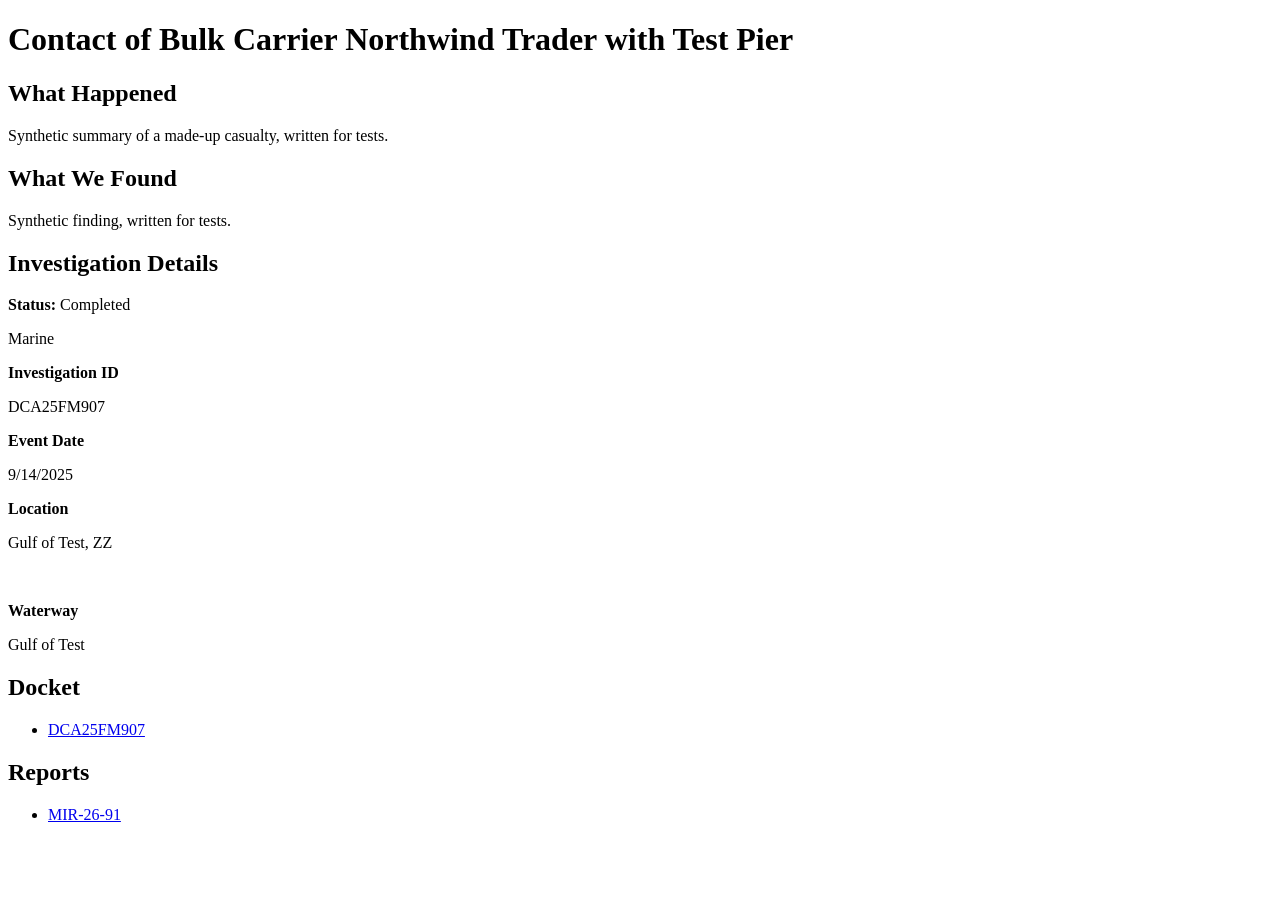
<file: tests/fixtures/sources/ntsb_investigation_page.html>
<!DOCTYPE html PUBLIC "-//W3C//DTD XHTML 1.0 Strict//EN" "http://www.w3.org/TR/xhtml1/DTD/xhtml1-strict.dtd">
<html dir="ltr" class="ms-isBot" lang="en-US">
<head>
<!-- ntsbpublic.master -->
<meta name="GENERATOR" content="Microsoft SharePoint" />
<title>
	
    DCA25FM907.aspx

</title>
</head>
<body>
<div id="modal_map" style="display:none;">
	<h1>Accident Location</h1>
	<div id="map_full"></div>
</div>

<div id="investigationDetailReport">
<div id="ctl00_PlaceHolderMain_NTSBInvestigationDetailLayout1_EditModePanel1">
<section class="hero">
<div id="ctl00_PlaceHolderMain_NTSBInvestigationDetailLayout1_EditModePanel1_ctl00_ImageCaptionPanel" class="image-caption"> </div>
</section> <!-- / END Hero -->
<!-- ! Page Title -->
<h1>Contact of Bulk Carrier Northwind Trader with Test Pier</h1>
<!-- <h3>What Happened</h3> -->
<div id="whatSection">
<dvWhatHappendTitle><h2>What Happened </h2></dvWhatHappendTitle>
<div id="ctl00_PlaceHolderMain_NTSBInvestigationDetailLayout1_EditModePanel1_RichHtmlField6_label" style='display:none'>What Happened</div><div id="ctl00_PlaceHolderMain_NTSBInvestigationDetailLayout1_EditModePanel1_RichHtmlField6__ControlWrapper_RichHtmlField" class="ms-rtestate-field" style="display:inline" aria-labelledby="ctl00_PlaceHolderMain_NTSBInvestigationDetailLayout1_EditModePanel1_RichHtmlField6_label"><p>Synthetic summary of a made-up casualty, written for tests.<br></p></div>
<!-- <h3>What We Found</h3> -->
<dvWhatWeFoundTitle><h2>What We Found</h2></dvWhatWeFoundTitle>
<div id="ctl00_PlaceHolderMain_NTSBInvestigationDetailLayout1_EditModePanel1_RichHtmlField7_label" style='display:none'>What We Found</div><div id="ctl00_PlaceHolderMain_NTSBInvestigationDetailLayout1_EditModePanel1_RichHtmlField7__ControlWrapper_RichHtmlField" class="ms-rtestate-field" style="display:inline" aria-labelledby="ctl00_PlaceHolderMain_NTSBInvestigationDetailLayout1_EditModePanel1_RichHtmlField7_label"><p>Synthetic finding, written for tests.<br></p></div>
</div>
</div>
</div>
<!-- * RIGHT Content Area -->
<aside class="col-4 sidebar">
<h2>Investigation Details</h2>
<!-- ! Active Investigation InfoBox -->
<p><b>Status:</b> Completed</p>
<div id="investigationInfo">
<div class="item item-r mode">
<dvModeText><div class="mode-title mode-highway"><p>Marine</p></div></dvModeText>
</div>
<div class="item"> <p style="margin-bottom:0px;"> <b>Investigation ID</b> </p> <p>DCA25FM907</p> </div>
<div class="item"> <p style="margin-bottom:0px;"> <b>Event Date</b> </p> <p>9/14/2025</p> </div>
<div class="item"> <p style="margin-bottom:0px;"> <b>Location</b> </p> <dvLocationText><div class="location-citystate"><p>Gulf of Test, ZZ</p></div></dvLocationText> &#160; </div>
<div class="item"> <dvWaterway><p class='item'><b>Waterway</b></p><p>Gulf of Test</p></dvWaterway> </div>
<div class="item"> <h2> Docket </h2> <ul class="docket-links"> <li><a href="https://data.ntsb.gov/Docket/?NTSBNumber=DCA25FM907" title="Docket Link" target="_blank">DCA25FM907</a></li> </ul> </div>
</div>
<!-- ! Related Reports -->
<div id="ctl00_PlaceHolderMain_NTSBInvestigationDetailLayout1_EditModePanel1_RelatedReports1_investigationReports" class="investigation-sidebar sidebar-item">
<h2>Reports</h2>
<ul class="reports-feed">
<li> <a href="/investigations/AccidentReports/Reports/MIR2691.pdf">MIR-26-91</a> </li>
</ul>
</div> <!-- / END Related Reports -->
</aside>
</body>
</html>
</file>
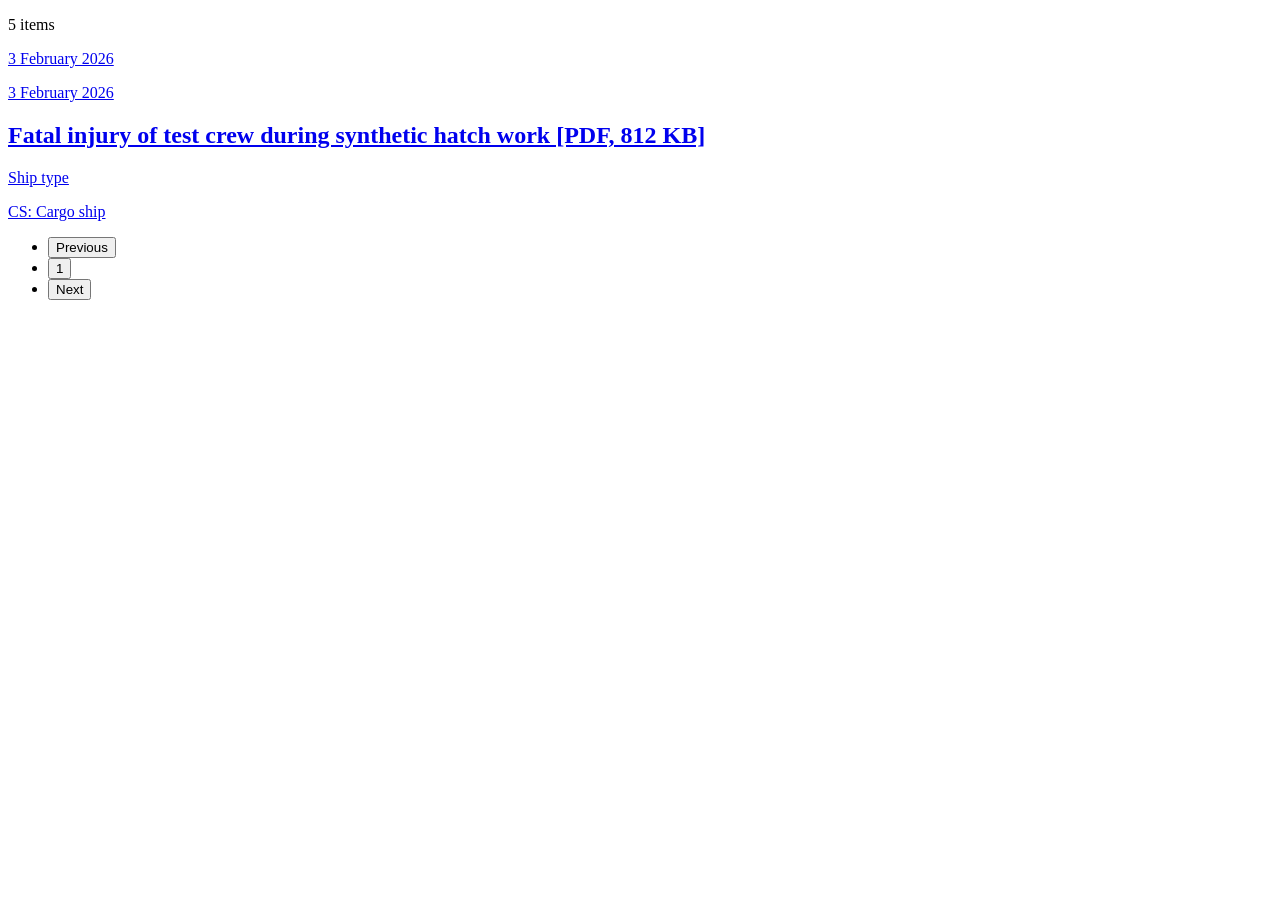
<file: tests/fixtures/sources/tsib_marine_reports_page.html>
<!DOCTYPE html><html lang="en" data-theme="isomer-next"><head><meta charSet="utf-8"/>
<title>Marine safety investigation reports | Ministry of Transport</title>
<script>(self.__next_f=self.__next_f||[]).push([0])</script></head>
<body><main id="main-content" tabindex="-1" class="focus-visible:outline-none">
<div class="col-span-12 flex flex-col gap-8 pt-8 lg:col-span-9 lg:ml-24"><div class="flex w-full flex-col gap-3">
<p aria-atomic="true" aria-live="polite" class="prose-headline-lg-regular text-base-content-medium">5 items</p>
</div><div class="flex w-full flex-col gap-0"><a target="_blank" rel="noopener nofollow" class="outline-offset-2 outline-link outline-0 group flex border-collapse flex-col gap-3 border-b border-divider-medium py-5 first:border-t md:flex-row md:gap-6" href="https://isomer-user-content.by.gov.sg/287/0000000a-0000-4000-8000-00000000000a/Fatal injury of crew onboard TEST VENTURE, at sea, 3 February 2026.pdf"><p class="prose-label-md-regular hidden shrink-0 text-base-content-subtle md:block md:w-[140px]">3 February 2026</p><div class="flex flex-grow flex-col gap-3 text-base-content md:gap-2"><p class="prose-label-md-regular text-base-content-subtle md:hidden">3 February 2026</p><h2 class="prose-title-md-semibold flex w-fit flex-col underline-offset-4 group-hover:underline"><span class="line-clamp-3" title="Fatal injury of test crew during synthetic hatch work [PDF, 812 KB]">Fatal injury of test crew during synthetic hatch work [PDF, 812 KB]</span></h2><div class="flex w-full flex-wrap items-center gap-2"><p class="prose-label-sm">Ship type</p><div class="w-fit items-center justify-center rounded-full bg-base-canvas-backdrop px-1.5 py-0.5 text-base-content-subtle"><p class="prose-label-sm">CS: Cargo ship</p></div></div></div></a></div>
<nav><ul><li><button type="button" tabindex="0" data-react-aria-pressable="true" aria-label="Go to previous page"><span>Previous</span></button></li>
<li><button type="button" tabindex="0" data-react-aria-pressable="true">1</button></li>
<li><button type="button" tabindex="0" data-react-aria-pressable="true" aria-label="Go to next page"><span>Next</span></button></li></ul></nav>
</div></main>
<script>self.__next_f.push([1, "1:\"$Sreact.fragment\"\n76:[\"$\",\"main\",null,{\"id\":\"main-content\",\"tabIndex\":-1,\"className\":\"focus-visible:outline-none\",\"children\":[\"$undefined\",[\"$\",\"$L7a\",null,{\"page\":{\"title\":\"Marine safety investigation reports\",\"subtitle\":\"Reports on current and previous investigations\",\"defaultSortBy\":\"date\",\"tagCategories\":[{\"id\":\"4f88ecc3-bdd5-4a64-adaa-5d58ae83b155\",\"label\":\"Ship type\",\"display\":\"pills\",\"options\":[{\"id\":\"b39b7397-e9a5-4ec7-99b0-755c82454885\",\"label\":\"BA: Barge\"},{\"id\":\"340d54f7-f598-42c2-b833-c7af4e8fd7c8\",\"label\":\"CS: Cargo ship\"},{\"id\":\"f1777d9b-ce9b-45f8-97e7-8317397eb31e\",\"label\":\"OT: Others\"},{\"id\":\"089d666f-26cc-4ee6-9458-7c12de208213\",\"label\":\"SV: Supply vessel\"},{\"id\":\"d7a58408-370f-47cf-9a49-93aa91171ed7\",\"label\":\"TA: Tanker\"},{\"id\":\"988a886e-2250-4db5-949b-c61580ea8b74\",\"label\":\"TU: Tug\"}]},{\"id\":\"3e3dbf5e-81cf-491c-bd5b-cb01e1acc46f\",\"label\":\"Status\",\"display\":\"pills\",\"options\":[{\"id\":\"7faf417c-acdb-46f1-a07b-5dc361babfef\",\"label\":\"Past Reports\"}]},{\"id\":\"ff4308d8-d44c-4b86-b8a1-1f4870e8b91c\",\"label\":\"Category\",\"display\":\"plaintext\",\"options\":[{\"id\":\"ddc99903-abbd-48c8-9c5d-b3e94731317c\",\"label\":\"Marine Casualty\"},{\"id\":\"36fe65f5-2cea-4113-8ea2-3ca50133abcb\",\"label\":\"Very Serious Marine Casualty\"}],\"isRequired\":true}],\"defaultSortDirection\":\"desc\",\"permalink\":\"/what-we-do/transport-investigations/marine/marine-reports\",\"lastModified\":\"2026-08-25T03:30:44.504Z\"},\"breadcrumb\":{\"links\":[{\"title\":\"Home\",\"url\":\"/\"},{\"title\":\"What we do\",\"url\":\"/what-we-do\"},{\"title\":\"Transport investigations\",\"url\":\"/what-we-do/transport-investigations\"},{\"title\":\"Maritime\",\"url\":\"/what-we-do/transport-investigations/marine\"},{\"title\":\"Marine safety investigation reports\",\"url\":\"/what-we-do/transport-investigations/marine/marine-reports\"}]},\"items\":[{\"id\":\"/what-we-do/transport-investigations/marine/marine-reports/00000000-0000-4000-8000-000000000001\",\"date\":\"$D2026-02-03T00:00:00.000Z\",\"plaintextTags\":[{\"id\":\"ff4308d8-d44c-4b86-b8a1-1f4870e8b91c\",\"category\":\"Category\",\"selected\":[\"Very Serious Marine Casualty\"]}],\"title\":\"Fatal injury of test crew during synthetic hatch work [PDF, 812 KB]\",\"description\":\"Test Venture [Cargo Ship]\",\""])</script><script>self.__next_f.push([1, "image\":\"$undefined\",\"isContainNeeded\":false,\"tags\":[{\"id\":\"4f88ecc3-bdd5-4a64-adaa-5d58ae83b155\",\"category\":\"Ship type\",\"selected\":[\"CS: Cargo ship\"]},{\"id\":\"3e3dbf5e-81cf-491c-bd5b-cb01e1acc46f\",\"category\":\"Status\",\"selected\":[\"Past Reports\"]},{\"id\":\"ff4308d8-d44c-4b86-b8a1-1f4870e8b91c\",\"category\":\"Category\",\"selected\":[\"Very Serious Marine Casualty\"]}],\"pillTags\":[{\"id\":\"4f88ecc3-bdd5-4a64-adaa-5d58ae83b155\",\"category\":\"Ship type\",\"selected\":[\"CS: Cargo ship\"]},{\"id\":\"3e3dbf5e-81cf-491c-bd5b-cb01e1acc46f\",\"category\":\"Status\",\"selected\":[\"Past Reports\"]}],\"dateTagged\":\"$undefined\",\"dateFilterDisplayEntries\":\"$undefined\",\"referenceLinkHref\":\"https://isomer-user-content.by.gov.sg/287/0000000a-0000-4000-8000-00000000000a/Fatal injury of crew onboard TEST VENTURE, at sea, 3 February 2026.pdf\",\"imageSrc\":\"$undefined\",\"itemTitle\":\"Fatal injury of test crew during synthetic hatch work [PDF, 812 KB]\",\"formattedDate\":\"3 February 2026\"},{\"id\":\"/what-we-do/transport-investigations/marine/marine-reports/00000000-0000-4000-8000-000000000002\",\"date\":\"$D2025-08-19T00:00:00.000Z\",\"plaintextTags\":[{\"id\":\"ff4308d8-d44c-4b86-b8a1-1f4870e8b91c\",\"category\":\"Category\",\"selected\":[\"Very Serious Marine Casualty\"]}],\"title\":\"Collision between a tanker and a test craft [PDF, 1.2 MB]\",\"description\":\"Harbour Test [Tanker] and Small Test [Others]\",\"image\":\"$undefined\",\"isContainNeeded\":false,\"tags\":[{\"id\":\"4f88ecc3-bdd5-4a64-adaa-5d58ae83b155\",\"category\":\"Ship type\",\"selected\":[\"OT: Others\",\"TA: Tanker\"]},{\"id\":\"3e3dbf5e-81cf-491c-bd5b-cb01e1acc46f\",\"category\":\"Status\",\"selected\":[\"Past Reports\"]},{\"id\":\"ff4308d8-d44c-4b86-b8a1-1f4870e8b91c\",\"category\":\"Category\",\"selected\":[\"Very Serious Marine Casualty\"]}],\"pillTags\":[{\"id\":\"4f88ecc3-bdd5-4a64-adaa-5d58ae83b155\",\"category\":\"Ship type\",\"selected\":[\"OT: Others\",\"TA: Tanker\"]},{\"id\":\"3e3dbf5e-81cf-491c-bd5b-cb01e1acc46f\",\"category\":\"Status\",\"selected\":[\"Past Reports\"]}],\"dateTagged\":\"$undefined\",\"dateFilterDisplayEntries\":\"$undefined\",\"referenceLinkHref\":\"https://isomer-user-content.by.gov.sg/287/0000000b-0000-4000-8000-00000000000b/final-report---collision-between-harbour-test-and-small-test-19-aug-2025.pdf\",\"imageSrc\":\"$undefined\",\"itemTitle\":\"Collision between a tanker and a test craft [PDF, 1.2 MB]\",\"formattedDate\":\"19 August 2025\"},{\"id\":\"/what-we-do/transport-investigations/marine/marine-reports/00000000-0000-4000-8000-000000000003\",\"date\":\"$D2024-11-07T00:00:00.000Z\",\"plaintextTags\":[{\"id\":\"ff4308d8-d44c-4b86-b8a1-1f4870e8b91c\",\"category\":\"Category\",\"selected\":[\"Marine Casualty\"]}],\"title\":\"Man overboard (loss of life) from test tug [PDF, 640 KB]\",\"description\":\"Test Pull [Tug]\",\"image\":\"$undefined\",\"isContainNeeded\":false,\"tags\":[{\"id\":\"4f88ecc3-bdd5-4a64-adaa-5d58ae83b155\",\"category\":\"Ship type\",\"selected\":[\"TU: Tug\"]},{\"id\":\"3e3dbf5e-81cf-491c-bd5b-cb01e1acc46f\",\"category\":\"Status\",\"selected\":[\"Past Reports\"]},{\"id\":\"ff4308d8-d44c-4b86-b8a1-1f4870e8b91c\",\"category\":\"Category\",\"selected\":[\"Marine Casualty\"]}],\"pillTags\":[{\"id\":\"4f88ecc3-bdd5-4a64-adaa-5d58ae83b155\",\"category\":\"Ship type\",\"selected\":[\"TU: Tug\"]},{\"id\":\"3e3dbf5e-81cf-491c-bd5b-cb01e1acc46f\",\"category\":\"Status\",\"selected\":[\"Past Reports\"]}],\"dateTagged\":\"$undefined\",\"dateFilterDisplayEntries\":\"$undefined\",\"referenceLinkHref\":\"https://isomer-user-content.by.gov.sg/287/0000000c-0000-4000-8000-00000000000c/mib-mai-cas-999---test-pull-7-nov-2024---final-report.pdf\",\"imageSrc\":\"$undefined\",\"itemTitle\":\"Man overboard (loss of life) from test tug [PDF, 640 KB]\",\"formattedDate\":\"7 November 2024\"},{\"id\":\"/what-we-do/transport-investigations/marine/marine-reports/00000000-0000-4000-8000-000000000004\",\"date\":\"$D2023-05-30T00:00:00.000Z\",\"plaintextTags\":[{\"id\":\"ff4308d8-d44c-4b86-b8a1-1f4870e8b91c\",\"category\":\"Category\",\"selected\":[\"Very Serious Marine Casualty\"]}],\"title\":\"Loss of life while operating a test crane [PDF, 1.0 MB]\",\"description\":\"Test Rig One [Others]\",\"image\":\"$undefined\",\"isContainNeeded\":false,\"tags\":[{\"id\":\"4f88ecc3-bdd5-4a64-adaa-5d58ae83b155\",\"category\":\"Ship type\",\"selected\":[\"OT: Others\"]},{\"id\":\"3e3dbf5e-81cf-491c-bd5b-cb01e1acc46f\",\"category\":\"Status\",\"selected\":[\"Past Reports\"]},{\"id\":\"ff4308d8-d44c-4b86-b8a1-1f4870e8b91c\",\"category\":\"Category\",\"selected\":[\"Very Serious Marine Casualty\"]}],\"pillTags\":[{\"id\":\"4f88ecc3-bdd5-4a64-adaa-5d58ae83b155\",\"category\":\"Ship type\",\"selected\":[\"OT: Others\"]},{\"id\":\"3e3dbf5e-81cf-491c-bd5b-cb01e1acc46f\",\"category\":\"Status\",\"selected\":[\"Past Reports\"]}],\"dateTagged\":\"$undefined\",\"dateFilterDisplayEntries\":\"$undefined\",\"referenceLinkHref\":\"https://isomer-user-content.by.gov.sg/287/0000000d-0000-4000-8000-00000000000d/final-report---fatality-onboard-test-rig-one-30-may-2023.pdf\",\"imageSrc\":\"$undefined\",\"itemTitle\":\"Loss of life while operating a test crane [PDF, 1.0 MB]\",\"formattedDate\":\"30 May 2023\"},{\"id\":\"/what-we-do/transport-investigations/marine/marine-reports/crew-missing-at-sea--pdf--1-1-mb-\",\"date\":\"$D2022-03-02T00:00:00.000Z\",\"plaintextTags\":[{\"id\":\"ff4308d8-d44c-4b86-b8a1-1f4870e8b91c\",\"category\":\"Category\",\"selected\":[\"Marine Casualty\"]}],\"title\":\"Crew missing at sea [PDF, 1.1 MB]\",\"description\":\"Test Supplier [Supply Vessel]\",\"image\":\"$undefined\",\"isContainNeeded\":false,\"tags\":[{\"id\":\"4f88ecc3-bdd5-4a64-adaa-5d58ae83b155\",\"category\":\"Ship type\",\"selected\":[\"SV: Supply vessel\"]},{\"id\":\"3e3dbf5e-81cf-491c-bd5b-cb01e1acc46f\",\"category\":\"Status\",\"selected\":[\"Past Reports\"]},{\"id\":\"ff4308d8-d44c-4b86-b8a1-1f4870e8b91c\",\"category\":\"Category\",\"selected\":[\"Marine Casualty\"]}],\"pillTags\":[{\"id\":\"4f88ecc3-bdd5-4a64-adaa-5d58ae83b155\",\"category\":\"Ship type\",\"selected\":[\"SV: Supply vessel\"]},{\"id\":\"3e3dbf5e-81cf-491c-bd5b-cb01e1acc46f\",\"category\":\"Status\",\"selected\":[\"Past Reports\"]}],\"dateTagged\":\"$undefined\",\"dateFilterDisplayEntries\":\"$undefined\",\"referenceLinkHref\":\"https://isomer-user-content.by.gov.sg/287/0000000e-0000-4000-8000-00000000000e/crew-missing-from-test-supplier-at-sea-on-2-march-2022.pdf\",\"imageSrc\":\"$undefined\",\"itemTitle\":\"Crew missing at sea [PDF, 1.1 MB]\",\"formattedDate\":\"2 March 2022\"}],\"filters\":[{\"items\":[{\"label\":\"CS: Cargo ship\",\"count\":1,\"id\":\"CS: Cargo ship\"},{\"label\":\"OT: Others\",\"count\":2,\"id\":\"OT: Others\"},{\"label\":\"SV: Supply vessel\",\"count\":1,\"id\":\"SV: Supply vessel\"},{\"label\":\"TA: Tanker\",\"count\":1,\"id\":\"TA: Tanker\"},{\"label\":\"TU: Tug\",\"count\":1,\"id\":\"TU: Tug\"}],\"id\":\"Ship type\",\"label\":\"Ship type\",\"display\":\"pills\"},{\"items\":[{\"label\":\"Past Reports\",\"count\":5,\"id\":\"Past Reports\"}],\"id\":\"Status\",\"label\":\"Status\",\"display\":\"pills\"},{\"items\":[{\"label\":\"Marine Casualty\",\"count\":2,\"id\":\"Marine Casualty\"},{\"label\":\"Very Serious Marine Casualty\",\"count\":3,\"id\":\"Very Serious Marine Casualty\"}],\"id\":\"Category\",\"label\":\"Category\",\"display\":\"plaintext\"},{\"id\":\"year\",\"label\":\"Year\",\"items\":[{\"id\":\"2026\",\"label\":\"2026\",\"count\":1},{\"id\":\"2025\",\"label\":\"2025\",\"count\":1},{\"id\":\"2024\",\"label\":\"2024\",\"count\":1},{\"id\":\"2023\",\"label\":\"2023\",\"count\":1},{\"id\":\"2022\",\"label\":\"2022\",\"count\":1}]}],\"shouldShowDate\":true,\"siteAssetsBaseUrl\":\"https://isomer-user-content.by.gov.sg\"}]]}]\nb6:I[4309,[],\"IconMark\"]\n"])</script>
</body></html>
</file>
